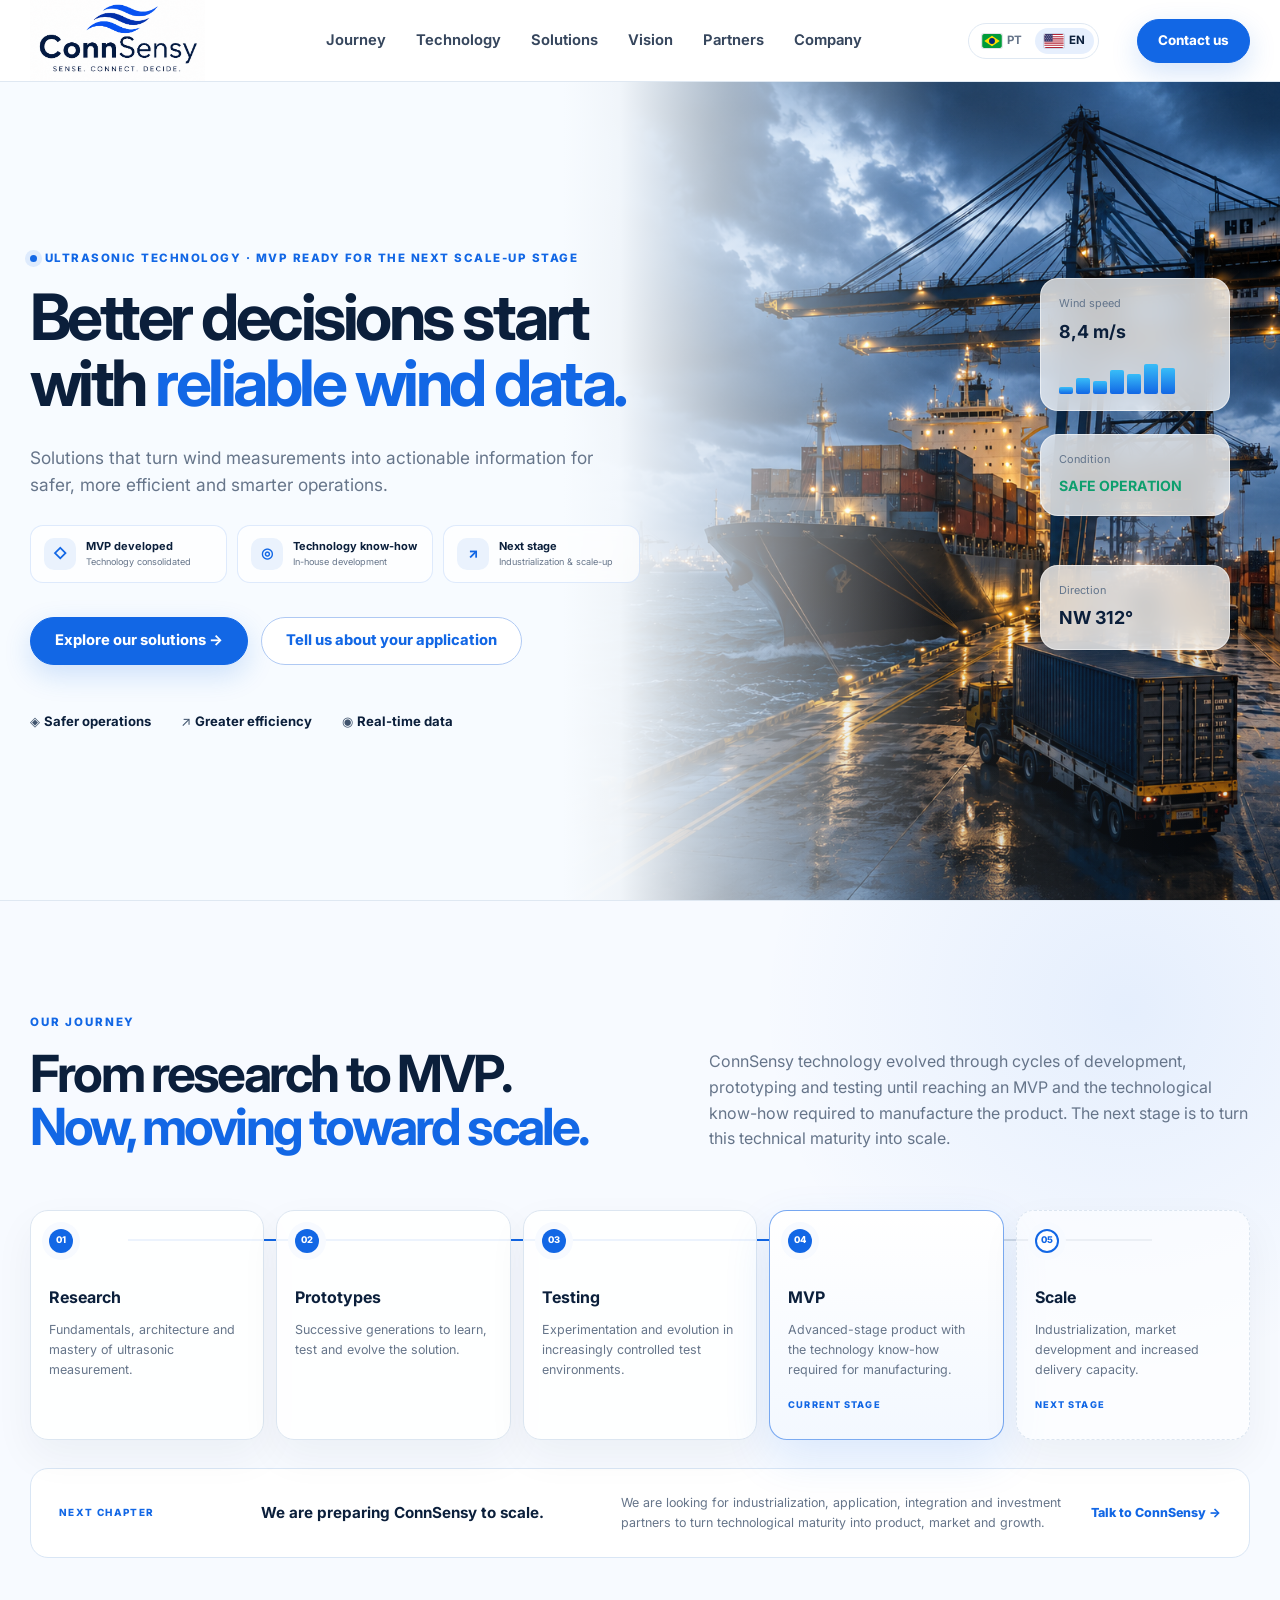
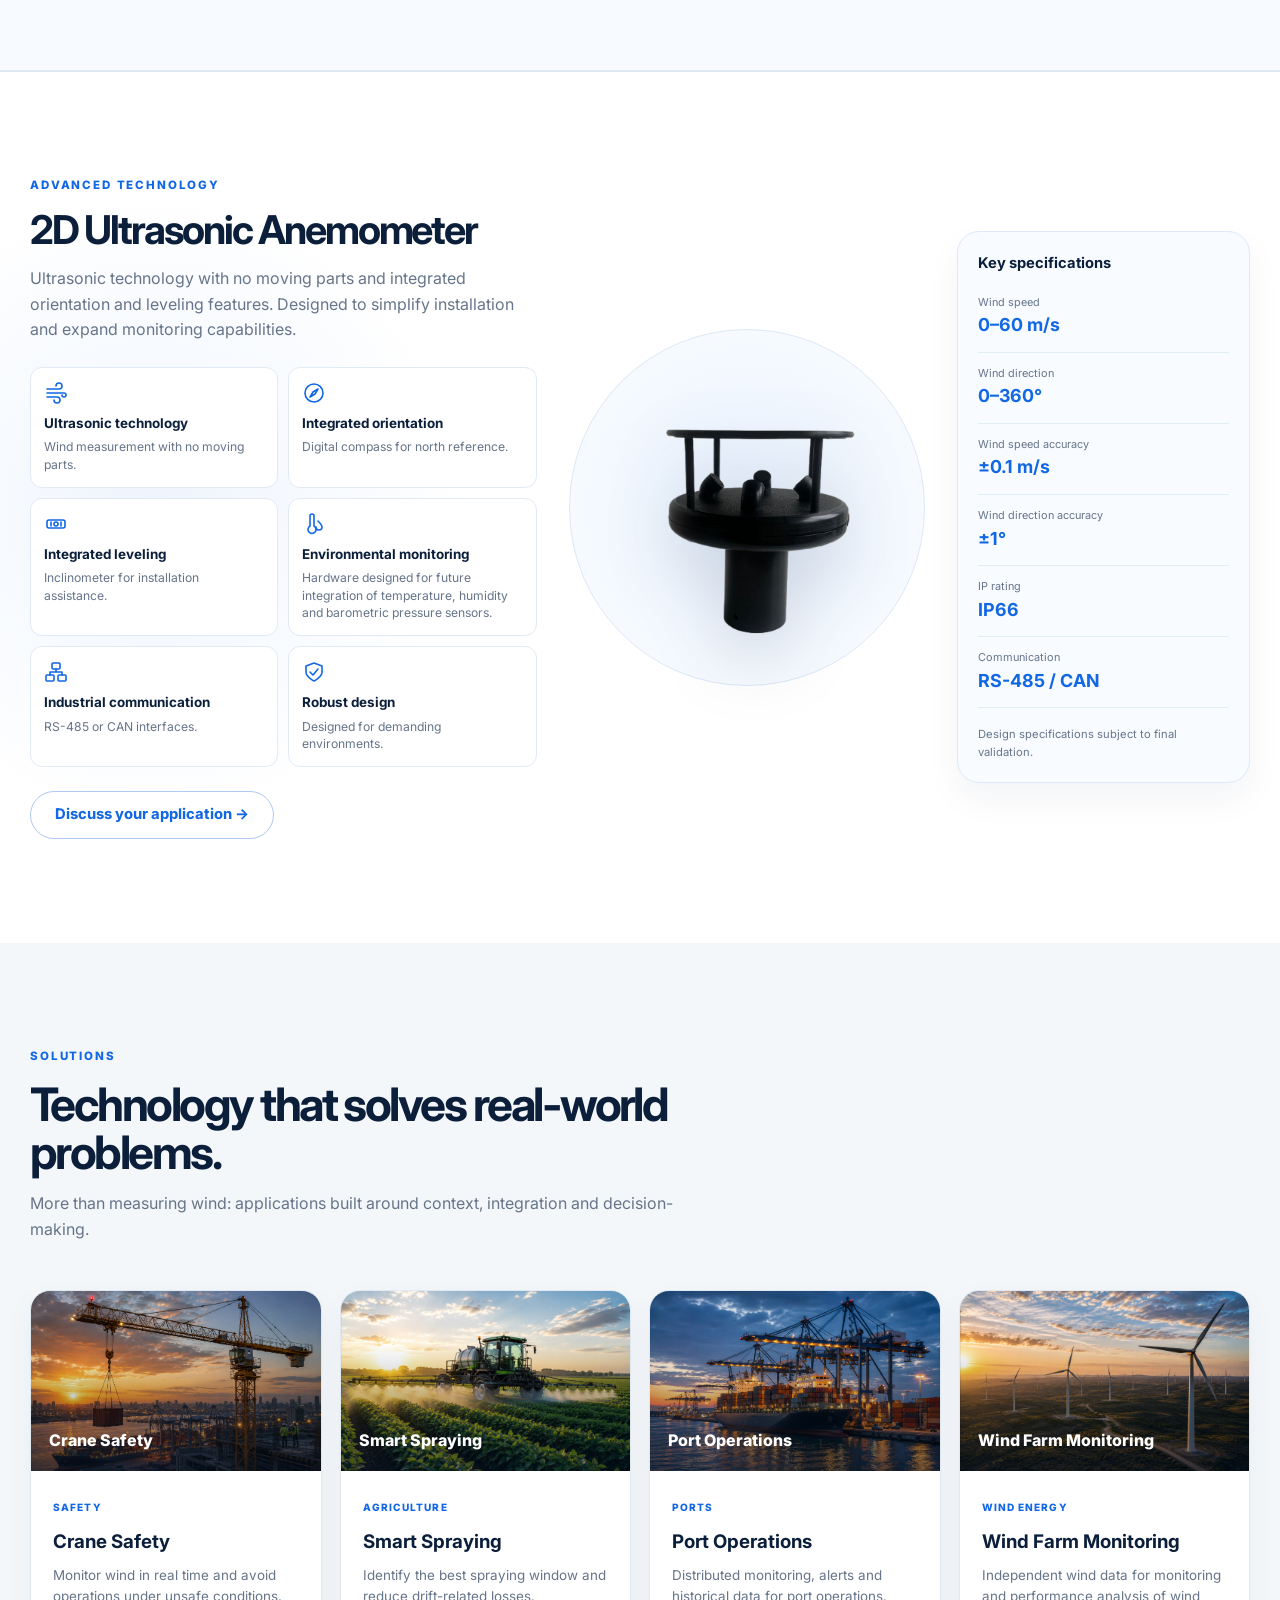
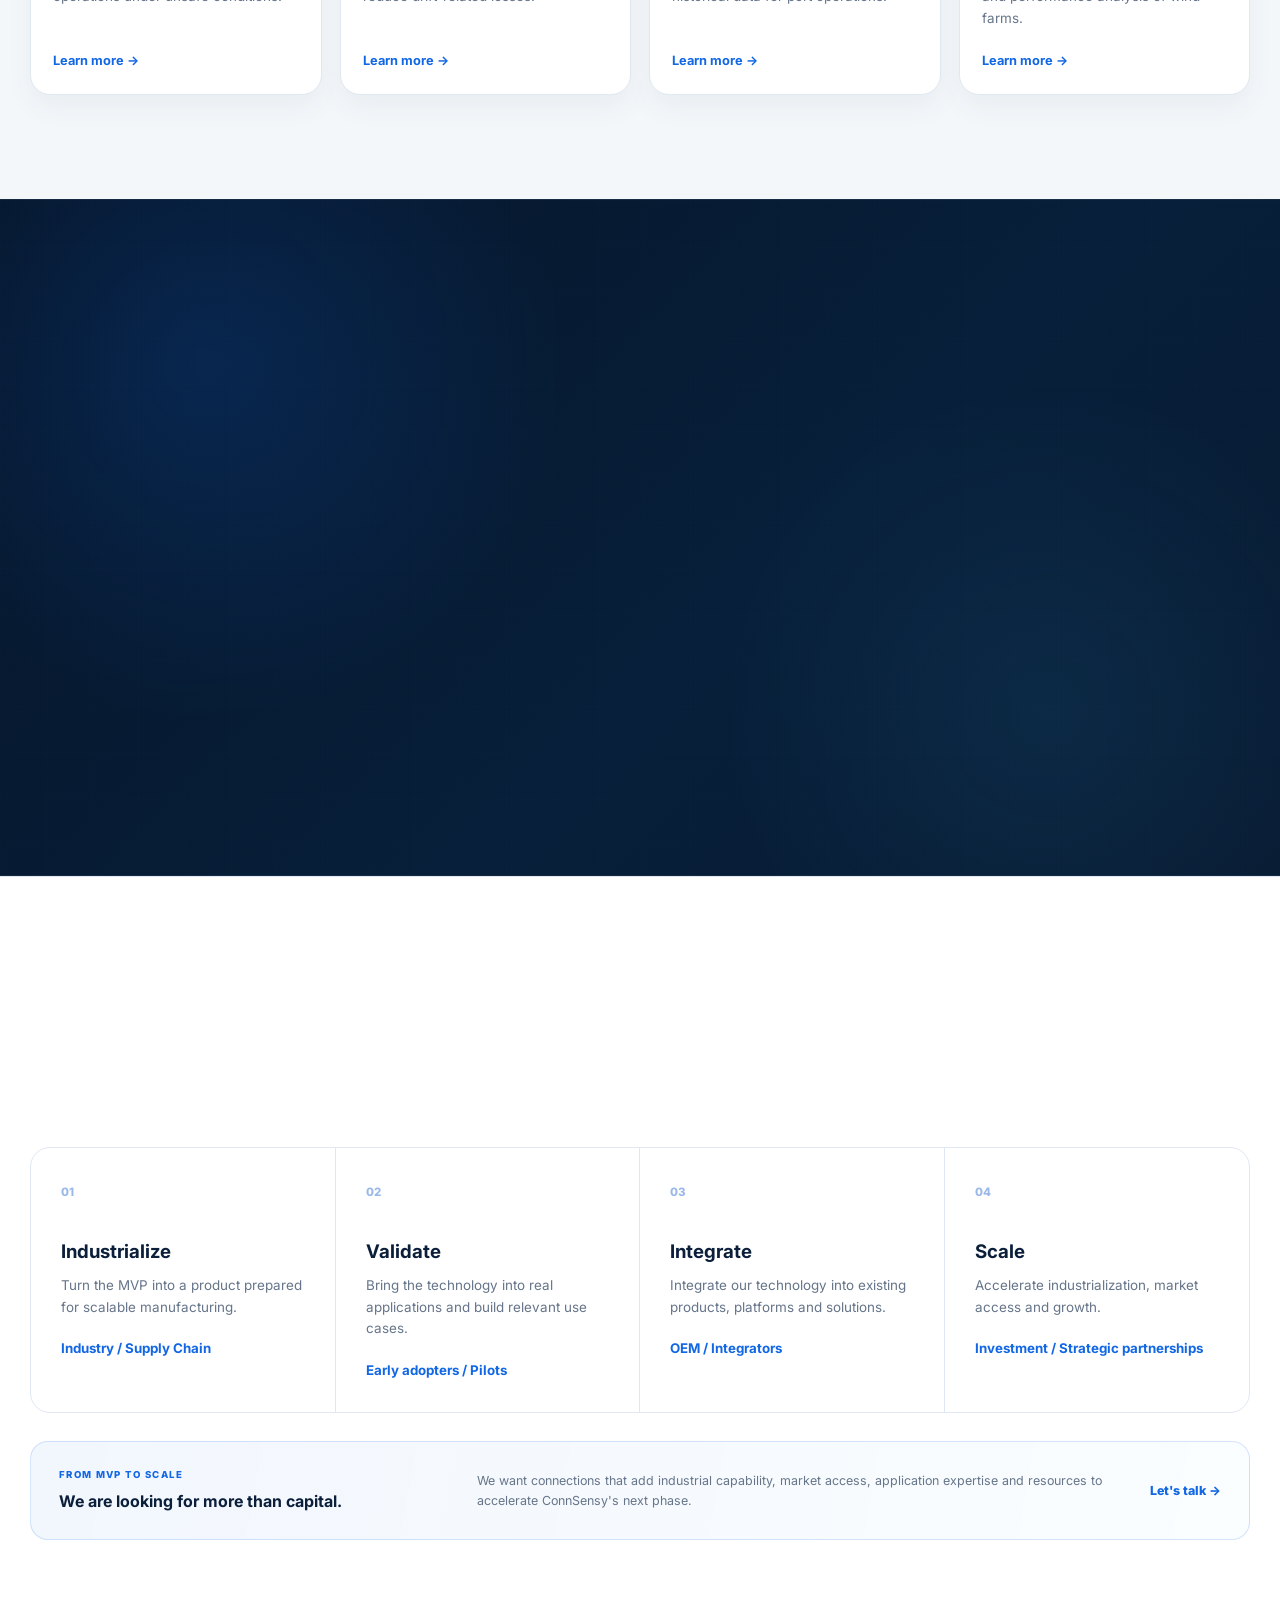
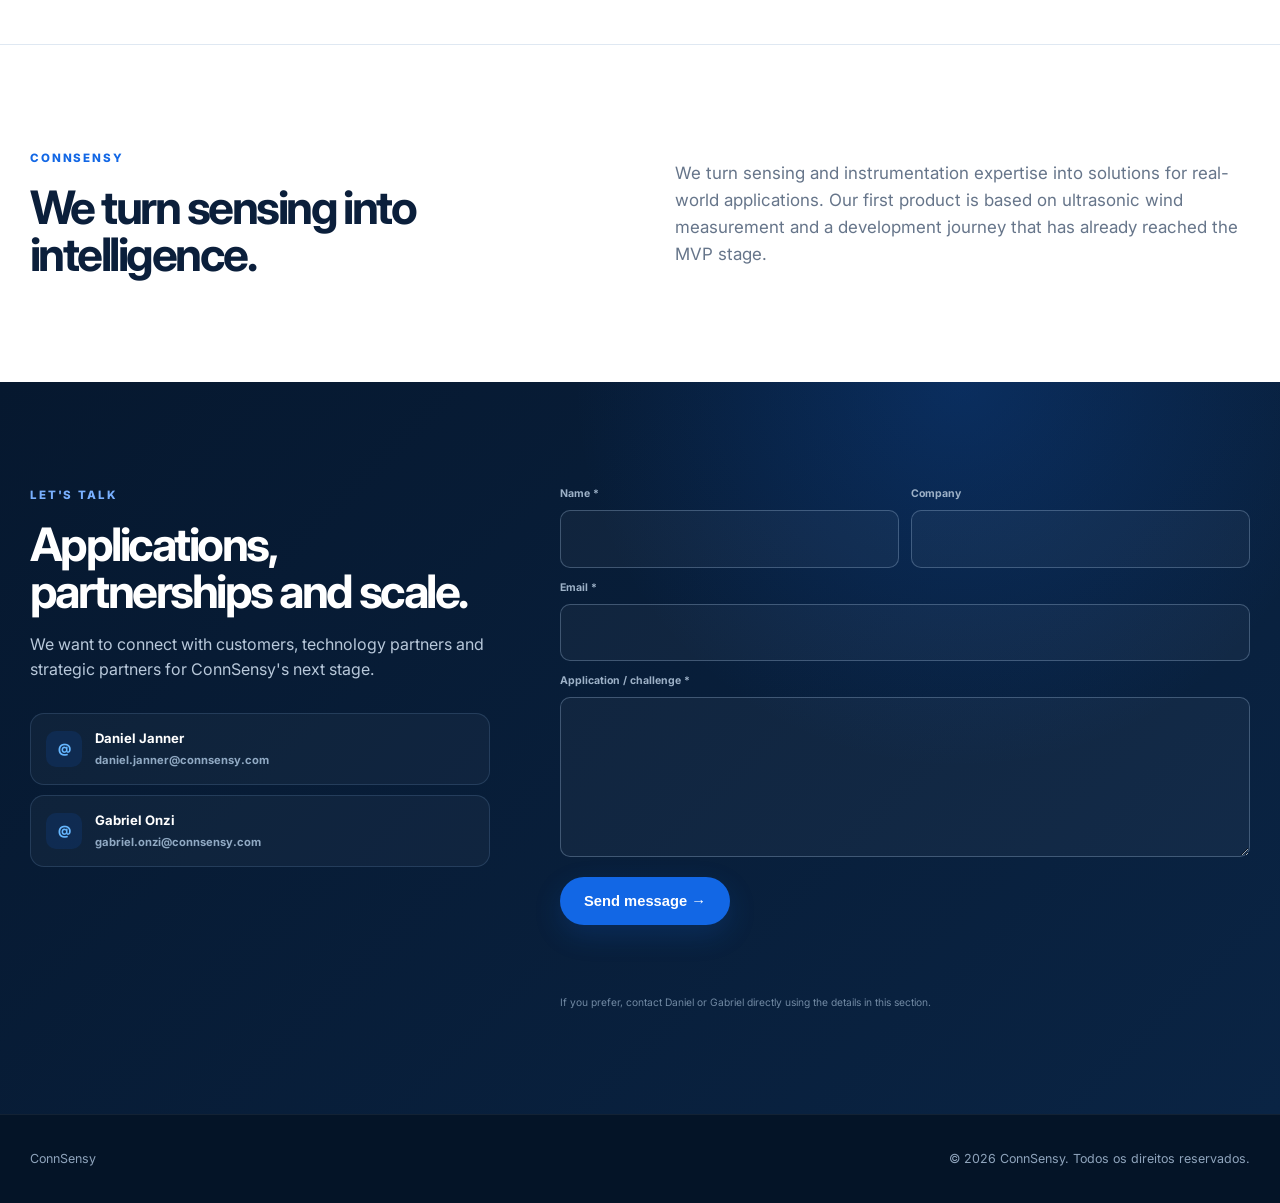
<file: index.html>
<!DOCTYPE html>
<html lang="pt-BR">
<head>
  <meta charset="UTF-8">
  <meta name="viewport" content="width=device-width, initial-scale=1.0">
  <meta name="description" content="ConnSensy — inteligência de vento para decisões críticas.">
  <title>ConnSensy — Wind Intelligence</title>
  <link rel="icon" type="image/png" href="imagens/faviconconnsensy.png">
  <link rel="preconnect" href="https://fonts.googleapis.com">
  <link rel="preconnect" href="https://fonts.gstatic.com" crossorigin>
  <link href="https://fonts.googleapis.com/css2?family=Inter:wght@400;500;600;700;800&display=swap" rel="stylesheet">
  <link rel="stylesheet" href="style.css?v=22">

<style id="v16-1-language-flags">
.lang-btn{display:inline-flex;align-items:center;justify-content:center;gap:5px}
.lang-flag{width:20px;height:14px;flex:0 0 20px;display:block;border-radius:2px;box-shadow:0 0 0 1px rgba(11,31,59,.12)}
.mobile-language-switcher .lang-flag{width:24px;height:17px;flex-basis:24px}
</style>
</head>
<body>
<header class="site-header">
  <div class="container nav">
    <a class="brand" href="#home"><img src="imagens/logoconnsensy.png" alt="ConnSensy" class="header-logo"></a>
    <nav class="nav-links">
      <a href="#jornada">Jornada</a>
      <a href="#tecnologia">Tecnologia</a>
      <a href="#solucoes">Soluções</a>
      <a href="#visao">Visão</a>
      <a href="#parceiros">Parceiros</a>
      <a href="#empresa">Empresa</a>
    </nav>
    <div class="language-switcher" role="group" aria-label="Selecionar idioma / Select language">
      <button type="button" class="lang-btn active" data-lang="pt" aria-label="Português do Brasil"><svg class="lang-flag" viewBox="0 0 28 20" aria-hidden="true"><rect width="28" height="20" rx="2" fill="#009B3A"/><path d="M14 2.4 25 10 14 17.6 3 10Z" fill="#FFDF00"/><circle cx="14" cy="10" r="4.2" fill="#002776"/></svg><span>PT</span></button>
      <button type="button" class="lang-btn" data-lang="en" aria-label="English"><svg class="lang-flag" viewBox="0 0 28 20" aria-hidden="true"><defs><clipPath id="usClip"><rect width="28" height="20" rx="2"/></clipPath></defs><g clip-path="url(#usClip)"><rect width="28" height="20" fill="#fff"/><path d="M0 0h28v1.54H0zm0 3.08h28v1.54H0zm0 3.08h28V7.7H0zm0 3.08h28v1.54H0zm0 3.08h28v1.54H0zm0 3.08h28v1.54H0zm0 3.08h28V20H0z" fill="#B22234"/><rect width="12" height="10.77" fill="#3C3B6E"/><g fill="#fff" opacity=".95"><circle cx="2" cy="2" r=".55"/><circle cx="5" cy="2" r=".55"/><circle cx="8" cy="2" r=".55"/><circle cx="11" cy="2" r=".55"/><circle cx="3.5" cy="4.2" r=".55"/><circle cx="6.5" cy="4.2" r=".55"/><circle cx="9.5" cy="4.2" r=".55"/><circle cx="2" cy="6.4" r=".55"/><circle cx="5" cy="6.4" r=".55"/><circle cx="8" cy="6.4" r=".55"/><circle cx="11" cy="6.4" r=".55"/><circle cx="3.5" cy="8.6" r=".55"/><circle cx="6.5" cy="8.6" r=".55"/><circle cx="9.5" cy="8.6" r=".55"/></g></g></svg><span>EN</span></button>
    </div>
    <a class="btn btn-primary btn-small" href="#contato">Fale conosco</a>
    <button class="menu-toggle" aria-label="Abrir menu" aria-expanded="false">☰</button>
  </div>
  <div class="mobile-menu">
    <div class="mobile-language-switcher" role="group" aria-label="Selecionar idioma / Select language">
      <button type="button" class="lang-btn active" data-lang="pt"><svg class="lang-flag" viewBox="0 0 28 20" aria-hidden="true"><rect width="28" height="20" rx="2" fill="#009B3A"/><path d="M14 2.4 25 10 14 17.6 3 10Z" fill="#FFDF00"/><circle cx="14" cy="10" r="4.2" fill="#002776"/></svg><span>Português</span></button>
      <button type="button" class="lang-btn" data-lang="en"><svg class="lang-flag" viewBox="0 0 28 20" aria-hidden="true"><defs><clipPath id="usClip"><rect width="28" height="20" rx="2"/></clipPath></defs><g clip-path="url(#usClip)"><rect width="28" height="20" fill="#fff"/><path d="M0 0h28v1.54H0zm0 3.08h28v1.54H0zm0 3.08h28V7.7H0zm0 3.08h28v1.54H0zm0 3.08h28v1.54H0zm0 3.08h28v1.54H0zm0 3.08h28V20H0z" fill="#B22234"/><rect width="12" height="10.77" fill="#3C3B6E"/><g fill="#fff" opacity=".95"><circle cx="2" cy="2" r=".55"/><circle cx="5" cy="2" r=".55"/><circle cx="8" cy="2" r=".55"/><circle cx="11" cy="2" r=".55"/><circle cx="3.5" cy="4.2" r=".55"/><circle cx="6.5" cy="4.2" r=".55"/><circle cx="9.5" cy="4.2" r=".55"/><circle cx="2" cy="6.4" r=".55"/><circle cx="5" cy="6.4" r=".55"/><circle cx="8" cy="6.4" r=".55"/><circle cx="11" cy="6.4" r=".55"/><circle cx="3.5" cy="8.6" r=".55"/><circle cx="6.5" cy="8.6" r=".55"/><circle cx="9.5" cy="8.6" r=".55"/></g></g></svg><span>English</span></button>
    </div>
    <a href="#jornada">Jornada</a>
    <a href="#tecnologia">Tecnologia</a>
    <a href="#solucoes">Soluções</a>
    <a href="#visao">Visão</a>
    <a href="#parceiros">Parceiros</a>
    <a href="#empresa">Empresa</a>
    <a href="#contato">Fale conosco</a>
  </div>
</header>

<main>
<section class="hero" id="home">
  <div class="hero-scene">
    <div class="hero-photo-layer"></div><div class="hero-overlay"></div>
    <div class="hero-dashboard d1 reveal"><span>Velocidade do vento</span><strong>8,4 m/s</strong><div class="sparkline"><i></i><i></i><i></i><i></i><i></i><i></i><i></i></div></div>
    <div class="hero-dashboard d2 reveal"><span>Condição</span><strong class="safe">OPERAÇÃO SEGURA</strong></div>
    <div class="hero-dashboard d3 reveal"><span>Direção</span><strong>NW 312°</strong></div>
  </div>

  <div class="container hero-grid">
    <div class="hero-copy reveal">
      <span class="eyebrow hero-stage-label">TECNOLOGIA ULTRASSÔNICA · MVP EM FASE DE ESCALA</span>
      <h1>Decisões melhores começam com <span>dados de vento confiáveis.</span></h1>
      <p>Soluções completas que transformam medições de vento em informação acionável para operações mais seguras, eficientes e inteligentes.</p>

      <div class="hero-mvp-status">
        <div class="mvp-item">
          <span class="mvp-icon">◇</span>
          <div><strong>MVP desenvolvido</strong><small>Tecnologia consolidada</small></div>
        </div>
        <div class="mvp-item">
          <span class="mvp-icon">◎</span>
          <div><strong>Domínio tecnológico</strong><small>Desenvolvimento próprio</small></div>
        </div>
        <div class="mvp-item">
          <span class="mvp-icon">↗</span>
          <div><strong>Próxima etapa</strong><small>Industrialização &amp; escala</small></div>
        </div>
      </div>

      <div class="hero-actions">
        <a class="btn btn-primary" href="#solucoes">Explore nossas soluções →</a>
        <a class="btn btn-secondary" href="#contato">Fale sobre sua aplicação</a>
      </div>
      <div class="hero-benefits">
        <span>◈ <strong>Mais segurança</strong></span>
        <span>↗ <strong>Mais eficiência</strong></span>
        <span>◉ <strong>Dados em tempo real</strong></span>
      </div>
    </div>
  </div>
</section>

<section class="journey" id="jornada">
  <div class="container">
    <div class="journey-head reveal">
      <div>
        <span class="eyebrow">NOSSA JORNADA</span>
        <h2>Da pesquisa ao MVP.<br><span>Agora, rumo à escala.</span></h2>
      </div>
      <p>
        A tecnologia ConnSensy evoluiu por ciclos de desenvolvimento, prototipagem
        e ensaios até alcançar um MVP e o domínio tecnológico necessário para
        fabricar o produto. A próxima etapa é transformar essa maturidade técnica
        em escala.
      </p>
    </div>

    <div class="journey-track reveal">
      <article class="journey-step done">
        <span>01</span><strong>Pesquisa</strong>
        <p>Fundamentos, arquitetura e domínio da medição ultrassônica.</p>
      </article>
      <article class="journey-step done">
        <span>02</span><strong>Protótipos</strong>
        <p>Gerações sucessivas para aprender, testar e evoluir a solução.</p>
      </article>
      <article class="journey-step done">
        <span>03</span><strong>Ensaios</strong>
        <p>Experimentação e evolução em ambientes de teste cada vez mais controlados.</p>
      </article>
      <article class="journey-step current">
        <span>04</span><strong>MVP</strong>
        <p>Produto em estágio avançado, com tecnologia dominada para fabricação.</p>
        <small>ESTÁGIO ATUAL</small>
      </article>
      <article class="journey-step next">
        <span>05</span><strong>Escala</strong>
        <p>Industrialização, mercado e crescimento da capacidade de entrega.</p>
        <small>PRÓXIMA ETAPA</small>
      </article>
    </div>

    <div class="scale-callout reveal">
      <span>PRÓXIMO CAPÍTULO</span>
      <strong>Estamos preparando a ConnSensy para escalar.</strong>
      <p>Buscamos parceiros de industrialização, aplicação, integração e investimento para transformar maturidade tecnológica em produto, mercado e crescimento.</p>
      <a href="#contato">Converse com a ConnSensy →</a>
    </div>
  </div>
</section>

<section class="technology" id="tecnologia"><div class="container tech-grid"><div class="tech-copy reveal"><span class="eyebrow">TECNOLOGIA DE PONTA</span><h2>Anemômetro Ultrassônico 2D</h2><p>Tecnologia ultrassônica sem partes móveis, com recursos integrados de orientação e nivelamento. Desenvolvido para simplificar a instalação e ampliar as possibilidades de monitoramento.</p><div class="feature-grid"><div><svg viewBox="0 0 24 24" fill="none" stroke="currentColor" stroke-width="1.6" stroke-linecap="round" stroke-linejoin="round" aria-hidden="true"><path d="M3 8h12a3 3 0 1 0-3-3M3 12h17a2 2 0 1 1-2 2M3 16h10a3 3 0 1 1-3 3"/></svg><strong>Tecnologia ultrassônica</strong><span>Medição de vento sem partes móveis.</span></div><div><svg viewBox="0 0 24 24" fill="none" stroke="currentColor" stroke-width="1.6" stroke-linecap="round" stroke-linejoin="round" aria-hidden="true"><circle cx="12" cy="12" r="9"/><path d="m16 8-3 5-5 3 3-5z"/></svg><strong>Orientação integrada</strong><span>Bússola digital para referência de norte.</span></div><div><svg viewBox="0 0 24 24" fill="none" stroke="currentColor" stroke-width="1.6" stroke-linecap="round" stroke-linejoin="round" aria-hidden="true"><rect x="3" y="8" width="18" height="8" rx="2"/><circle cx="12" cy="12" r="2"/><path d="M7 10v4m10-4v4"/></svg><strong>Nivelamento integrado</strong><span>Inclinômetro para auxiliar a instalação.</span></div><div><svg viewBox="0 0 24 24" fill="none" stroke="currentColor" stroke-width="1.6" stroke-linecap="round" stroke-linejoin="round" aria-hidden="true"><path d="M8 4v10a4 4 0 1 0 4 0V4a2 2 0 0 0-4 0zM16 9c0 0 4 4 4 6a3 3 0 0 1-6 0"/></svg><strong>Monitoramento ambiental</strong><span>Hardware preparado para futura integração de sensores de temperatura, umidade e pressão barométrica.</span></div><div><svg viewBox="0 0 24 24" fill="none" stroke="currentColor" stroke-width="1.6" stroke-linecap="round" stroke-linejoin="round" aria-hidden="true"><rect x="8" y="3" width="8" height="6" rx="1"/><rect x="2" y="15" width="8" height="6" rx="1"/><rect x="14" y="15" width="8" height="6" rx="1"/><path d="M12 9v3H6v3m6-3h6v3"/></svg><strong>Comunicação industrial</strong><span>Interfaces RS-485 ou CAN.</span></div><div><svg viewBox="0 0 24 24" fill="none" stroke="currentColor" stroke-width="1.6" stroke-linecap="round" stroke-linejoin="round" aria-hidden="true"><path d="m12 3 8 3v6c0 5-8 9-8 9s-8-4-8-9V6zM8 12l3 3 5-6"/></svg><strong>Robustez</strong><span>Projetado para ambientes exigentes.</span></div></div><a class="btn btn-secondary" href="#contato">Converse sobre sua aplicação →</a></div><div class="tech-visual reveal"><div class="tech-orbit"></div><img class="tech-product-image" src="imagens/anemometro.png" alt="ConnSensy"></div><aside class="spec-card reveal"><h3>Principais características</h3><div><span>Velocidade do vento</span><strong>0–60 m/s</strong></div><div><span>Direção do vento</span><strong>0–360°</strong></div><div><span>Exatidão da velocidade</span><strong>±0,1 m/s</strong></div><div><span>Exatidão da direção</span><strong>±1°</strong></div><div><span>Grau de proteção</span><strong>IP66</strong></div><div><span>Comunicação</span><strong>RS-485 / CAN</strong></div><small>Especificações de projeto sujeitas à validação final.</small></aside></div></section>

<section class="solutions" id="solucoes">
  <div class="container">
    <div class="section-heading reveal"><span class="eyebrow">SOLUÇÕES</span><h2>Tecnologia que resolve problemas reais.</h2><p>Mais do que medir vento: aplicações construídas a partir de contexto, integração e decisão.</p></div>
    <div class="solution-grid">
      <article class="solution-card reveal"><div class="solution-visual crane"><span>Crane Safety</span></div><div class="solution-content"><span class="solution-tag">SEGURANÇA</span><h3>Crane Safety</h3><p>Monitore o vento em tempo real e evite operações em condições inseguras.</p><a href="#">Saiba mais →</a></div></article>
      <article class="solution-card reveal"><div class="solution-visual spray"><span>Smart Spraying</span></div><div class="solution-content"><span class="solution-tag">AGRO</span><h3>Smart Spraying</h3><p>Identifique a melhor janela de pulverização e reduza perdas por deriva.</p><a href="#">Saiba mais →</a></div></article>
      <article class="solution-card reveal"><div class="solution-visual port"><span>Port Operations</span></div><div class="solution-content"><span class="solution-tag">PORTOS</span><h3>Port Operations</h3><p>Monitoramento distribuído, alertas e histórico para operações portuárias.</p><a href="#">Saiba mais →</a></div></article>
      <article class="solution-card reveal"><div class="solution-visual windfarm"><span>Wind Farm Monitoring</span></div><div class="solution-content"><span class="solution-tag">ENERGIA EÓLICA</span><h3>Wind Farm Monitoring</h3><p>Dados independentes de vento para monitoramento e análise de desempenho de parques eólicos.</p><a href="#">Saiba mais →</a></div></article>
    </div>
  </div>
</section>

<section class="future-vision" id="visao">
  <div class="container future-grid">
    <div class="future-copy reveal">
      <span class="eyebrow light">VISÃO DE FUTURO</span>
      <h2>Da medição à<br><span>inteligência.</span></h2>
      <p>
        O anemômetro é o ponto de partida. A tecnologia ConnSensy abre caminho para
        uma evolução além da medição, conectando dados, contexto e inteligência
        para apoiar decisões operacionais.
      </p>

      <div class="future-note">
        <strong>Possíveis evoluções</strong>
        <span>Monitoramento remoto · Alarmes · Histórico · Mapas de vento · Analytics</span>
      </div>
    </div>

    <div class="future-flow reveal" aria-label="Visão de evolução da ConnSensy">
      <article class="future-stage">
        <span class="future-number">01</span>
        <div class="future-icon">◉</div>
        <small>SENSE</small>
        <strong>Anemômetro</strong>
        <p>Medição confiável do vento.</p>
      </article>

      <div class="future-arrow">→</div>

      <article class="future-stage">
        <span class="future-number">02</span>
        <div class="future-icon">⌁</div>
        <small>CONNECT</small>
        <strong>Integração</strong>
        <p>Dados disponíveis para a aplicação.</p>
      </article>

      <div class="future-arrow">→</div>

      <article class="future-stage future-stage-vision">
        <span class="future-number">03</span>
        <div class="future-icon">◇</div>
        <small>UNDERSTAND</small>
        <strong>Dados & contexto</strong>
        <p>Combinação de informação e histórico.</p>
      </article>

      <div class="future-arrow">→</div>

      <article class="future-stage future-stage-vision">
        <span class="future-number">04</span>
        <div class="future-icon">✓</div>
        <small>DECIDE</small>
        <strong>Decisão</strong>
        <p>Inteligência aplicada à operação.</p>
      </article>
    </div>
  </div>
</section>

<section class="business partners-stage" id="parceiros">
  <div class="container">
    <div class="section-head reveal">
      <div>
        <span class="eyebrow">CRESCER JUNTOS</span>
        <h2>Tecnologia pronta para<br><span>encontrar escala e mercado.</span></h2>
      </div>
      <p>
        Com o MVP em estágio avançado e o domínio tecnológico consolidado,
        buscamos construir o ecossistema necessário para a próxima etapa:
        industrialização, validação em aplicações reais, integração e escala.
      </p>
    </div>

    <div class="business-grid partner-grid">
      <article class="business-card partner-card reveal">
        <span>01</span>
        <h3>Industrialize</h3>
        <p>Transformar o MVP em um produto preparado para fabricação em escala.</p>
        <small>Indústria / Supply Chain</small>
      </article>

      <article class="business-card partner-card reveal">
        <span>02</span>
        <h3>Validate</h3>
        <p>Levar a tecnologia para aplicações reais e construir casos de uso relevantes.</p>
        <small>Early adopters / Pilotos</small>
      </article>

      <article class="business-card partner-card reveal">
        <span>03</span>
        <h3>Integrate</h3>
        <p>Incorporar nossa tecnologia a produtos, plataformas e soluções existentes.</p>
        <small>OEM / Integradores</small>
      </article>

      <article class="business-card partner-card reveal">
        <span>04</span>
        <h3>Scale</h3>
        <p>Acelerar industrialização, acesso ao mercado e crescimento.</p>
        <small>Investimento / Parcerias estratégicas</small>
      </article>
    </div>

    <div class="partner-bridge reveal">
      <div>
        <span>DO MVP À ESCALA</span>
        <strong>Procuramos mais do que capital.</strong>
      </div>
      <p>
        Queremos conexões que agreguem capacidade industrial, acesso a mercado,
        conhecimento de aplicação e recursos para acelerar a próxima fase da ConnSensy.
      </p>
      <a href="#contato">Vamos conversar →</a>
    </div>
  </div>
</section>

<section class="company" id="empresa">
  <div class="container company-grid">
    <div class="reveal"><span class="eyebrow">CONNSENSY</span><h2>We turn sensing into intelligence.</h2></div>
    <p class="reveal">Transformamos conhecimento em sensoriamento e instrumentação em soluções para aplicações reais. Nosso primeiro produto nasce da medição ultrassônica de vento e de uma trajetória que já alcançou o estágio de MVP.</p>
  </div>
</section>


<section class="contact" id="contato">
  <div class="container contact-grid">
    <div class="contact-copy reveal">
      <span class="eyebrow light">VAMOS CONVERSAR?</span>
      <h2>Aplicações, parcerias e escala.</h2>
      <p>
        Queremos conversar com clientes, parceiros tecnológicos e conexões
        estratégicas para a próxima etapa da ConnSensy.
      </p>

      <div class="contact-people">
        <a class="contact-person" href="mailto:daniel.janner@connsensy.com">
          <span class="contact-person-icon">@</span>
          <span>
            <strong>Daniel Janner</strong>
            <small>daniel.janner@connsensy.com</small>
          </span>
        </a>

        <a class="contact-person" href="mailto:gabriel.onzi@connsensy.com">
          <span class="contact-person-icon">@</span>
          <span>
            <strong>Gabriel Onzi</strong>
            <small>gabriel.onzi@connsensy.com</small>
          </span>
        </a>
      </div>
    </div>

    <form class="contact-form reveal" id="contact-form" novalidate>
      <div class="form-row">
        <label>
          <span>Nome *</span>
          <input type="text" name="nome" autocomplete="name" required>
        </label>
        <label>
          <span>Empresa</span>
          <input type="text" name="empresa" autocomplete="organization">
        </label>
      </div>

      <label>
        <span>E-mail *</span>
        <input type="email" name="email" autocomplete="email" required>
      </label>

      <label>
        <span>Aplicação / desafio *</span>
        <textarea name="mensagem" rows="5" required></textarea>
      </label>

      <!-- Honeypot anti-spam: visitantes normais não veem/preenchem este campo -->
      <div class="hp-field" aria-hidden="true">
        <label>Website
          <input type="text" name="website" tabindex="-1" autocomplete="off">
        </label>
      </div>

      <input type="hidden" name="origem" value="Site ConnSensy">

      <button type="submit" class="btn btn-primary contact-submit">
        <span class="submit-label">Enviar mensagem →</span>
        <span class="submit-loading">Enviando...</span>
      </button>

      <div class="form-status" id="form-status" role="status" aria-live="polite"></div>

      <p class="form-fallback">
        Se preferir, fale diretamente com Daniel ou Gabriel pelos contatos desta seção.
      </p>
    </form>
  </div>
</section>




















</main>

<footer><div class="container footer-row"><span>ConnSensy</span><span>© 2026 ConnSensy. Todos os direitos reservados.</span></div></footer>
<script src="main.js?v=22"></script>
</body>
</html>
</file>
<file: style.css>
:root {
    --navy:#0B1F3B;
    --blue:#1267E5;
    --cyan:#38BDF8;
    --text:#15243B;
    --muted:#66758A;
    --line:#DFE8F2;
    --soft:#F4F7FA;
    --white:#fff;
    --header-h:82px
}

* {
    box-sizing:border-box;
    margin:0;
    padding:0
}

html {
    scroll-behavior:smooth
}

body {
    font-family:"Inter",Arial,sans-serif;
    color:var(--text);
    background:#fff;
    line-height:1.6
}

img {
    max-width:100%
}

a {
    text-decoration:none;
    color:inherit
}

.container {
    width:min(1220px,calc(100% - 40px));
    margin:auto
}

.site-header {
    position:sticky;
    top:0;
    z-index:100;
    height:var(--header-h);
    background:rgba(255,255,255,.94);
    backdrop-filter:blur(16px);
    border-bottom:1px solid var(--line)
}

.nav {
    height:100%;
    display:flex;
    align-items:center;
    gap:28px
}

.brand {
    display:inline-flex;
    align-items:center;
    min-width:190px
}

.header-logo {
    display:block;
    width:175px;
    height:auto
}

.nav-links {
    margin-left:auto;
    display:flex;
    gap:30px;
    font-size:.92rem;
    font-weight:650
}

.nav-links a {
    color:#36465D
}

.nav-links a:hover {
    color:var(--blue)
}

.btn {
    display:inline-flex;
    align-items:center;
    justify-content:center;
    min-height:48px;
    padding:0 24px;
    border-radius:999px;
    font-weight:750;
    font-size:.92rem;
    transition:.22s;
    cursor:pointer
}

.btn-primary {
    background:var(--blue);
    color:#fff;
    border:1px solid var(--blue);
    box-shadow:0 10px 28px rgba(18,103,229,.18)
}

.btn-primary:hover {
    transform:translateY(-2px)
}

.btn-secondary {
    border:1px solid #AFC9F3;
    color:var(--blue);
    background:rgba(255,255,255,.9)
}

.btn-small {
    min-height:44px;
    padding:0 20px;
    font-size:.84rem
}

.menu-toggle {
    display:none;
    margin-left:auto;
    background:transparent;
    border:0;
    font-size:1.45rem;
    color:var(--navy)
}

.mobile-menu {
    display:none
}

section {
    scroll-margin-top:var(--header-h)
}

.eyebrow {
    display:block;
    margin-bottom:16px;
    color:var(--blue);
    letter-spacing:.16em;
    font-size:.72rem;
    font-weight:800
}

.hero {
    min-height:calc(100vh - var(--header-h));
    position:relative;
    overflow:hidden;
    background:#F7FBFF
}

.hero-grid {
    min-height:calc(100vh - var(--header-h));
    display:grid;
    grid-template-columns:1fr 1fr;
    align-items:center;
    position:relative;
    z-index:3
}

.hero-copy {
    max-width:630px;
    padding:70px 0 76px
}

.hero h1,.section-heading h2,.tech-copy h2,.company h2,.contact h2 {
    color:var(--navy);
    letter-spacing:-.055em;
    line-height:1.03
}

.hero h1 {
    font-size:clamp(2.65rem,5vw,5.2rem)
}

.hero h1 span {
    color:var(--blue)
}

.hero-copy>p {
    max-width:600px;
    margin-top:28px;
    color:var(--muted);
    font-size:1.08rem
}

.hero-actions {
    display:flex;
    flex-wrap:wrap;
    gap:13px;
    margin-top:34px
}

.hero-benefits {
    display:flex;
    gap:30px;
    flex-wrap:wrap;
    margin-top:46px;
    color:#3F536D;
    font-size:.82rem
}

.hero-benefits strong {
    color:var(--navy)
}

.hero-scene {
    position:absolute;
    z-index:1;
    top:0;
    bottom:0;
    right:0;
    width:56%;
    overflow:hidden;
    background:#91bce5
}

.hero-photo-layer {
    position:absolute;
    inset:0;
    background:linear-gradient(to top,rgba(8,31,59,.16),transparent 42%),url("imagens/hero-operacao-portuaria.png") center/cover no-repeat
}

.hero-overlay {
    position:absolute;
    inset:0;
    background:linear-gradient(90deg,#F7FBFF 0%,rgba(247,251,255,.97) 8%,rgba(247,251,255,.66) 23%,rgba(247,251,255,.08) 53%,rgba(247,251,255,0) 100%)
}

.hero-dashboard {
    position:absolute;
    z-index:4;
    width:190px;
    padding:16px 18px;
    border:1px solid rgba(255,255,255,.5);
    border-radius:18px;
    background:rgba(255,255,255,.74);
    backdrop-filter:blur(14px);
    box-shadow:0 16px 38px rgba(9,32,62,.13)
}

.hero-dashboard span {
    display:block;
    color:#63758C;
    font-size:.68rem;
    margin-bottom:5px
}

.hero-dashboard strong {
    color:var(--navy);
    font-size:1.12rem
}

.hero-dashboard .safe {
    color:#0E9F6E;
    font-size:.88rem
}

.d1 {
    top:24%;
    right:7%
}

.d2 {
    top:43%;
    right:7%
}

.d3 {
    top:59%;
    right:7%
}

.sparkline {
    display:flex;
    align-items:end;
    height:38px;
    gap:3px;
    margin-top:10px
}

.sparkline i {
    display:block;
    width:14px;
    border-radius:2px;
    background:linear-gradient(var(--cyan),var(--blue))
}

.sparkline i:nth-child(1) {
    height:20%
}

.sparkline i:nth-child(2) {
    height:42%
}

.sparkline i:nth-child(3) {
    height:34%
}

.sparkline i:nth-child(4) {
    height:65%
}

.sparkline i:nth-child(5) {
    height:53%
}

.sparkline i:nth-child(6) {
    height:81%
}

.sparkline i:nth-child(7) {
    height:70%
}

.technology,.solutions,.business,.applications,.company,.contact {
    padding:104px 0
}

.technology {
    background:radial-gradient(circle at 12% 50%,rgba(18,103,229,.07),transparent 26%),#fff;
    border-top:1px solid var(--line)
}

.tech-grid {
    display:grid;
    grid-template-columns:.85fr 1.2fr .55fr;
    gap:54px;
    align-items:center
}

.tech-visual {
    min-height:450px;
    display:grid;
    place-items:center;
    position:relative
}

.tech-orbit {
    position:absolute;
    width:390px;
    height:390px;
    border:1px solid #DCE8F7;
    border-radius:50%
}

.tech-product-image {
    position:relative;
    z-index:2;
    width:100%;
    max-width:360px;
    max-height:470px;
    object-fit:contain;
    filter:drop-shadow(0 24px 35px rgba(11,31,59,.16))
}

.product-placeholder {
    display:none;
    place-items:center;
    gap:18px;
    color:var(--muted);
    font-size:.75rem
}

.placeholder-device {
    width:220px;
    height:350px;
    position:relative
}

.ph-top {
    width:185px;
    height:30px;
    border-radius:50%;
    background:#DFE5EC;
    margin:auto
}

.ph-rods {
    position:absolute;
    top:28px;
    left:32px;
    width:155px;
    height:125px
}

.ph-rods i {
    position:absolute;
    width:6px;
    height:125px;
    background:#ADB8C5
}

.ph-rods i:nth-child(1) {
    left:0
}

.ph-rods i:nth-child(2) {
    left:49px
}

.ph-rods i:nth-child(3) {
    left:98px
}

.ph-rods i:nth-child(4) {
    right:0
}

.ph-body {
    position:absolute;
    top:148px;
    left:21px;
    width:178px;
    height:185px;
    border-radius:34px 34px 24px 24px;
    background:linear-gradient(#E9EEF3,#D6DEE6);
    box-shadow:0 22px 35px rgba(11,31,59,.16);
    display:grid;
    place-items:center;
    color:#60738C;
    font-weight:700
}

.tech-copy h2,.section-heading h2,.company h2,.contact h2 {
    font-size:clamp(2rem,3.6vw,3.55rem)
}

.tech-copy>p,.section-heading p {
    margin-top:15px;
    color:var(--muted);
    max-width:650px
}

.feature-grid {
    display:grid;
    grid-template-columns:1fr 1fr;
    gap:18px 26px;
    margin:34px 0
}

.feature-grid div {
    display:grid;
    padding-left:14px;
    border-left:2px solid #B9D2FF
}

.feature-grid strong {
    font-size:.84rem;
    color:var(--navy)
}

.feature-grid span {
    font-size:.76rem;
    color:var(--muted)
}

.spec-card {
    border:1px solid #DDEAF8;
    border-radius:22px;
    background:#F8FBFF;
    padding:26px;
    box-shadow:0 16px 34px rgba(18,48,81,.05)
}

.spec-card div {
    display:grid;
    padding:14px 0;
    border-bottom:1px solid #E3EDF6
}

.spec-card span {
    font-size:.68rem;
    color:var(--muted)
}

.spec-card strong {
    font-size:.91rem;
    color:var(--blue)
}

.spec-card small {
    display:block;
    margin-top:18px;
    color:#8493A7;
    font-size:.63rem
}

.process {
    background:#fff;
    border-top:1px solid var(--line);
    border-bottom:1px solid var(--line)
}

.section-heading {
    max-width:740px;
    margin-bottom:48px
}

.section-heading.centered {
    text-align:center;
    margin-left:auto;
    margin-right:auto
}

.process-grid {
    display:grid;
    grid-template-columns:1fr auto 1fr auto 1fr auto 1fr;
    align-items:center;
    gap:24px
}

.process-step {
    text-align:center
}

.step-icon {
    width:58px;
    height:58px;
    margin:0 auto 16px;
    border:1px solid #BAD2FF;
    border-radius:18px;
    display:grid;
    place-items:center;
    color:var(--blue);
    font-size:1.6rem;
    background:#F7FBFF
}

.process-step h3 {
    color:var(--navy);
    margin-bottom:4px
}

.process-step p {
    color:var(--muted);
    font-size:.82rem
}

.process-arrow {
    color:#9FB4CF
}

.solutions {
    background:var(--soft)
}

.solution-grid {
    display:grid;
    grid-template-columns:repeat(4,1fr);
    gap:18px
}

.solution-card {
    overflow:hidden;
    background:#fff;
    border:1px solid #E0E8F1;
    border-radius:20px;
    box-shadow:0 12px 28px rgba(20,50,85,.05);
    transition:.25s
}

.solution-card:hover {
    transform:translateY(-6px)
}

.solution-visual {
    height:180px;
    position:relative;
    display:flex;
    align-items:end;
    padding:18px;
    color:white;
    font-weight:800
}

.solution-visual::after {
    content:"";
    position:absolute;
    inset:0;
    background:linear-gradient(180deg,transparent 30%,rgba(3,18,38,.54))
}

.solution-visual span {
    position:relative;
    z-index:2
}

.crane {
    background:url("imagens/cranesafety.png") center/cover
}

.spray {
    background:url("imagens/smartspraying.png") center/cover
}

.port {
    background:url("imagens/portoperations.png") center/cover
}

.windfarm {
    background:url("imagens/windfarmmonitoring.png") center/cover
}

.solution-content {
    padding:22px
}

.solution-tag {
    color:var(--blue);
    font-size:.63rem;
    font-weight:800;
    letter-spacing:.11em
}

.solution-content h3 {
    margin:8px 0;
    color:var(--navy)
}

.solution-content p {
    min-height:72px;
    color:var(--muted);
    font-size:.84rem
}

.solution-content a {
    display:inline-block;
    margin-top:14px;
    color:var(--blue);
    font-weight:700;
    font-size:.8rem
}

.business {
    background:#fff;
    border-top:1px solid var(--line)
}

.business-grid {
    display:grid;
    grid-template-columns:repeat(4,1fr);
    border:1px solid var(--line);
    border-radius:20px;
    overflow:hidden
}

.business-card {
    padding:30px;
    min-height:225px;
    border-right:1px solid var(--line)
}

.business-card:last-child {
    border-right:0
}

.business-card>span {
    color:#9CB8DF;
    font-size:.72rem;
    font-weight:800
}

.business-card h3 {
    margin:34px 0 8px;
    color:var(--navy)
}

.business-card p {
    color:var(--muted);
    font-size:.84rem
}

.business-card small {
    display:inline-block;
    margin-top:20px;
    color:var(--blue);
    font-weight:700
}

.applications {
    background:var(--soft)
}

.application-row {
    display:flex;
    gap:12px;
    flex-wrap:wrap;
    justify-content:center
}

.application-row span {
    padding:14px 18px;
    border:1px solid #DCE6F0;
    border-radius:999px;
    background:#fff;
    color:#3D4B5F;
    font-size:.84rem
}

.company {
    border-top:1px solid var(--line)
}

.company-grid {
    display:grid;
    grid-template-columns:1fr 1fr;
    gap:70px;
    align-items:center
}

.company p {
    color:var(--muted);
    font-size:1.06rem
}

.contact {
    color:white;
    background:radial-gradient(circle at 75% 0%,rgba(18,103,229,.22),transparent 32%),linear-gradient(135deg,#06182F,#0A2444)
}

.contact-grid {
    display:grid;
    grid-template-columns:.8fr 1.2fr;
    gap:70px
}

.contact h2 {
    color:#fff
}

.contact-copy p {
    margin:16px 0 28px;
    color:#B8C8DA
}

.contact-copy a {
    color:#fff;
    font-weight:700
}

.eyebrow.light {
    color:#79B0FF
}

.contact-form {
    display:grid;
    gap:12px
}

.form-row {
    display:grid;
    grid-template-columns:1fr 1fr;
    gap:12px
}

.contact-form input,.contact-form textarea {
    width:100%;
    border:1px solid rgba(162,190,221,.32);
    background:rgba(255,255,255,.04);
    color:#fff;
    border-radius:10px;
    padding:15px 16px;
    font:inherit
}

.contact-form button {
    justify-self:start;
    border:0
}

footer {
    background:#041427;
    color:#8FA4BC;
    border-top:1px solid rgba(255,255,255,.06)
}

.footer-row {
    min-height:88px;
    display:flex;
    align-items:center;
    justify-content:space-between;
    font-size:.78rem
}

.reveal {
    opacity:0;
    transform:translateY(24px);
    transition:opacity .65s,transform .65s
}

.reveal.visible {
    opacity:1;
    transform:none
}

@media(max-width:1050px) {
    .nav-links,.nav>.btn {
        display:none
    }

    .menu-toggle {
        display:block
    }

    .mobile-menu.open {
        display:grid;
        position:absolute;
        top:var(--header-h);
        left:0;
        right:0;
        padding:20px;
        background:#fff;
        border-bottom:1px solid var(--line);
        gap:14px
    }

    .hero-scene {
        width:48%;
        opacity:.8
    }

    .hero-grid,.tech-grid,.company-grid,.contact-grid {
        grid-template-columns:1fr
    }

    .solution-grid,.business-grid {
        grid-template-columns:repeat(2,1fr)
    }

    .process-grid {
        grid-template-columns:1fr 1fr
    }

    .process-arrow {
        display:none
    }

}

@media(max-width:720px) {
    :root {
        --header-h:72px
    }

    .container {
        width:min(100% - 28px,1220px)
    }

    .header-logo {
        width:150px
    }

    .hero {
        min-height:auto
    }

    .hero-scene {
        position:relative;
        width:100%;
        height:370px;
        opacity:1
    }

    .hero-grid {
        min-height:0;
        display:block
    }

    .hero-copy {
        padding:50px 0 44px
    }

    .hero h1 {
        font-size:2.7rem
    }

    .d1 {
        top:12%;
        right:5%
    }

    .d2 {
        top:43%;
        right:5%
    }

    .d3 {
        top:68%;
        right:5%
    }

    .technology,.solutions,.business,.applications,.company,.contact {
        padding:72px 0
    }

    .process-grid,.solution-grid,.business-grid,.feature-grid,.form-row {
        grid-template-columns:1fr
    }

    .tech-orbit {
        width:320px;
        height:320px
    }

    .tech-product-image {
        max-width:300px
    }

    .footer-row {
        min-height:110px;
        flex-direction:column;
        justify-content:center
    }

}

/* =========================================================
   CONNSENSY MONITOR
   ========================================================= */

.monitor {
    position: relative;
    overflow: hidden;
    padding: 112px 0;
    color: #ffffff;
    background:
        radial-gradient(circle at 18% 34%, rgba(18, 103, 229, 0.18), transparent 34%),
        radial-gradient(circle at 88% 78%, rgba(56, 189, 248, 0.08), transparent 28%),
        linear-gradient(135deg, #051528 0%, #071f3a 58%, #081b32 100%);
    border-top: 1px solid rgba(255, 255, 255, 0.06);
    border-bottom: 1px solid rgba(255, 255, 255, 0.06);
}

.monitor::before {
    content: "";
    position: absolute;
    inset: 0;
    pointer-events: none;
    opacity: 0.34;
    background-image:
        linear-gradient(rgba(255, 255, 255, 0.025) 1px, transparent 1px),
        linear-gradient(90deg, rgba(255, 255, 255, 0.025) 1px, transparent 1px);
    background-size: 46px 46px;
}

.monitor-grid {
    position: relative;
    z-index: 2;
    display: grid;
    grid-template-columns: minmax(0, 1.35fr) minmax(330px, 0.65fr);
    gap: 72px;
    align-items: center;
}

.monitor-visual {
    position: relative;
}

.monitor-visual::before {
    content: "";
    position: absolute;
    inset: 12% 4% -8%;
    z-index: -1;
    background: rgba(18, 103, 229, 0.20);
    filter: blur(55px);
    border-radius: 50%;
}

.monitor-screen {
    padding: 8px;
    border: 1px solid rgba(132, 178, 226, 0.24);
    border-radius: 20px;
    background: rgba(255, 255, 255, 0.035);
    box-shadow:
        0 34px 80px rgba(0, 0, 0, 0.36),
        0 0 0 1px rgba(255, 255, 255, 0.02) inset;
}

.monitor-screen img {
    display: block;
    width: 100%;
    height: auto;
    border-radius: 13px;
}

.monitor-copy h2 {
    max-width: 520px;
    color: #ffffff;
    font-size: clamp(2.2rem, 3.8vw, 4rem);
    line-height: 1.03;
    letter-spacing: -0.055em;
}

.monitor-copy > p {
    max-width: 560px;
    margin: 24px 0 30px;
    color: #aebfd2;
    font-size: 1rem;
}

.monitor-features {
    display: grid;
    grid-template-columns: 1fr 1fr;
    gap: 12px;
    margin-bottom: 34px;
}

.monitor-features span {
    display: flex;
    align-items: center;
    min-height: 54px;
    gap: 11px;
    padding: 12px 13px;
    color: #d9e5f3;
    font-size: 0.78rem;
    border: 1px solid rgba(132, 178, 226, 0.14);
    border-radius: 12px;
    background: rgba(255, 255, 255, 0.025);
}

.monitor-features b {
    display: grid;
    flex: 0 0 28px;
    width: 28px;
    height: 28px;
    place-items: center;
    border-radius: 8px;
    color: #6eb5ff;
    background: rgba(18, 103, 229, 0.13);
    font-size: 0.63rem;
}

@media (max-width: 1050px) {
    .monitor-grid {
        grid-template-columns: 1fr;
        gap: 48px;
    }

    .monitor-copy {
        max-width: 760px;
    }

    .monitor-copy h2 {
        max-width: 680px;
    }
}

@media (max-width: 720px) {
    .monitor {
        padding: 72px 0;
    }

    .monitor-grid {
        gap: 34px;
    }

    .monitor-features {
        grid-template-columns: 1fr;
    }

    .monitor-screen {
        padding: 5px;
        border-radius: 14px;
    }

    .monitor-screen img {
        border-radius: 10px;
    }
}

/* =========================================================
   V5 — JORNADA TECNOLÓGICA / MVP → SCALE
   ========================================================= */

.journey {
    position: relative;
    overflow: hidden;
    padding: 112px 0;
    background:
        radial-gradient(circle at 88% 14%, rgba(18,103,229,.08), transparent 28%),
        #f7faff;
    border-top: 1px solid var(--line);
    border-bottom: 1px solid var(--line);
}

.journey-head {
    display: grid;
    grid-template-columns: 1.05fr .95fr;
    gap: 80px;
    align-items: end;
    margin-bottom: 58px;
}

.journey-head h2 {
    color: var(--navy);
    font-size: clamp(2.2rem,4vw,4.2rem);
    line-height: 1.02;
    letter-spacing: -.055em;
}

.journey-head h2 span {
    color: var(--blue);
}

.journey-head > p {
    max-width: 560px;
    color: var(--muted);
    font-size: 1rem;
}

.journey-track {
    position: relative;
    display: grid;
    grid-template-columns: repeat(5,1fr);
    gap: 12px;
}

.journey-track::before {
    content: "";
    position: absolute;
    left: 8%;
    right: 8%;
    top: 29px;
    height: 2px;
    background: linear-gradient(90deg,var(--blue) 0 72%,#cfd9e6 72% 100%);
}

.journey-step {
    position: relative;
    z-index: 2;
    min-height: 230px;
    padding: 18px 18px 20px;
    border: 1px solid #dce6f1;
    border-radius: 18px;
    background: rgba(255,255,255,.92);
    box-shadow: 0 16px 40px rgba(11,31,59,.05);
}

.journey-step > span {
    display: grid;
    width: 24px;
    height: 24px;
    margin-bottom: 32px;
    place-items: center;
    border-radius: 50%;
    color: #fff;
    background: var(--blue);
    font-size: .58rem;
    font-weight: 800;
    box-shadow: 0 0 0 7px #f7faff;
}

.journey-step strong {
    display: block;
    margin-bottom: 10px;
    color: var(--navy);
    font-size: 1rem;
}

.journey-step p {
    color: var(--muted);
    font-size: .78rem;
}

.journey-step small {
    display: inline-block;
    margin-top: 18px;
    color: var(--blue);
    font-size: .58rem;
    font-weight: 800;
    letter-spacing: .12em;
}

.journey-step.current {
    border-color: rgba(18,103,229,.55);
    background: linear-gradient(180deg,#fff,#f3f8ff);
    box-shadow: 0 18px 48px rgba(18,103,229,.12);
}

.journey-step.next {
    border-style: dashed;
    background: rgba(255,255,255,.58);
}

.journey-step.next > span {
    color: var(--blue);
    background: #fff;
    border: 2px solid var(--blue);
}

.scale-callout {
    display: grid;
    grid-template-columns: .55fr 1.05fr 1.4fr auto;
    gap: 28px;
    align-items: center;
    margin-top: 28px;
    padding: 24px 28px;
    border: 1px solid #d9e6f5;
    border-radius: 18px;
    background: #fff;
}

.scale-callout > span {
    color: var(--blue);
    font-size: .62rem;
    font-weight: 800;
    letter-spacing: .14em;
}

.scale-callout strong {
    color: var(--navy);
    font-size: .95rem;
}

.scale-callout p {
    color: var(--muted);
    font-size: .78rem;
}

.scale-callout a {
    white-space: nowrap;
    color: var(--blue);
    font-size: .78rem;
    font-weight: 800;
}

.monitor-roadmap .monitor-copy h3 {
    margin: 12px 0 0;
    color: #8fc2ff;
    font-size: 1.05rem;
    font-weight: 600;
}

.roadmap-note {
    margin-top: 22px !important;
    padding-top: 16px;
    border-top: 1px solid rgba(132,178,226,.16);
    color: #7890aa !important;
    font-size: .72rem !important;
}

@media (max-width:1050px) {
    .journey-head {
        grid-template-columns: 1fr;
        gap: 24px;
    }

    .journey-track {
        grid-template-columns: repeat(2,1fr);
    }

    .journey-track::before {
        display: none;
    }

    .scale-callout {
        grid-template-columns: 1fr 1fr;
    }
}

@media (max-width:720px) {
    .journey {
        padding: 72px 0;
    }

    .journey-track,
    .scale-callout {
        grid-template-columns: 1fr;
    }

    .journey-step {
        min-height: 0;
    }

    .scale-callout {
        gap: 14px;
    }
}

/* =========================================================
   V6 — PARCEIROS: MVP → ESCALA
   ========================================================= */

.partners-stage {
    position: relative;
    overflow: hidden;
}

.partners-stage .section-head {
    display: grid;
    grid-template-columns: 1.05fr .95fr;
    gap: 72px;
    align-items: end;
    margin-bottom: 54px;
}

.partners-stage .section-head h2 {
    max-width: 760px;
}

.partners-stage .section-head h2 span {
    color: var(--blue);
}

.partners-stage .section-head > p {
    max-width: 570px;
    color: var(--muted);
}

.partner-card {
    position: relative;
    transition: transform .25s ease, box-shadow .25s ease, border-color .25s ease;
}

.partner-card:hover {
    transform: translateY(-5px);
    border-color: rgba(18,103,229,.28);
    box-shadow: 0 18px 42px rgba(11,31,59,.07);
}

.partner-card > span {
    color: #9bb9e8;
}

.partner-card small {
    color: var(--blue);
}

.partner-bridge {
    display: grid;
    grid-template-columns: .9fr 1.5fr auto;
    gap: 34px;
    align-items: center;
    margin-top: 28px;
    padding: 25px 28px;
    border: 1px solid rgba(18,103,229,.16);
    border-radius: 18px;
    background:
        linear-gradient(100deg, rgba(18,103,229,.055), rgba(56,189,248,.025)),
        #fff;
}

.partner-bridge > div span {
    display: block;
    margin-bottom: 6px;
    color: var(--blue);
    font-size: .6rem;
    font-weight: 800;
    letter-spacing: .14em;
}

.partner-bridge > div strong {
    color: var(--navy);
    font-size: 1rem;
}

.partner-bridge > p {
    color: var(--muted);
    font-size: .78rem;
}

.partner-bridge > a {
    white-space: nowrap;
    color: var(--blue);
    font-size: .78rem;
    font-weight: 800;
}

@media (max-width:1050px) {
    .partners-stage .section-head {
        grid-template-columns: 1fr;
        gap: 22px;
    }

    .partner-bridge {
        grid-template-columns: 1fr 1fr;
    }

    .partner-bridge > a {
        grid-column: 1 / -1;
    }
}

@media (max-width:720px) {
    .partner-bridge {
        grid-template-columns: 1fr;
        gap: 14px;
    }

    .partner-bridge > a {
        grid-column: auto;
    }
}

/* =========================================================
   V7 — VISÃO DE FUTURO
   Conceitual: sem dashboard ou produto SaaS prometido
   ========================================================= */

.future-vision {
    position: relative;
    overflow: hidden;
    padding: 112px 0;
    color: #fff;
    background:
        radial-gradient(circle at 16% 24%, rgba(18,103,229,.18), transparent 30%),
        radial-gradient(circle at 82% 76%, rgba(56,189,248,.08), transparent 28%),
        linear-gradient(135deg,#051528 0%,#071f3a 58%,#081b32 100%);
    border-top: 1px solid rgba(255,255,255,.06);
    border-bottom: 1px solid rgba(255,255,255,.06);
}

.future-vision::before {
    content: "";
    position: absolute;
    inset: 0;
    pointer-events: none;
    opacity: .28;
    background-image:
        linear-gradient(rgba(255,255,255,.025) 1px,transparent 1px),
        linear-gradient(90deg,rgba(255,255,255,.025) 1px,transparent 1px);
    background-size: 46px 46px;
}

.future-grid {
    position: relative;
    z-index: 2;
    display: grid;
    grid-template-columns: .72fr 1.28fr;
    gap: 70px;
    align-items: center;
}

.future-copy h2 {
    margin-top: 10px;
    color: #fff;
    font-size: clamp(2.4rem,4vw,4.5rem);
    line-height: 1;
    letter-spacing: -.055em;
}

.future-copy h2 span {
    color: #66b7ff;
}

.future-copy > p {
    max-width: 560px;
    margin: 24px 0 30px;
    color: #adbed1;
    font-size: 1rem;
}

.future-note {
    padding: 18px 20px;
    border: 1px solid rgba(132,178,226,.16);
    border-radius: 14px;
    background: rgba(255,255,255,.025);
}

.future-note strong {
    display: block;
    margin-bottom: 7px;
    color: #fff;
    font-size: .78rem;
}

.future-note span {
    color: #83a1bf;
    font-size: .72rem;
    line-height: 1.6;
}

.future-flow {
    display: grid;
    grid-template-columns: 1fr auto 1fr auto 1fr auto 1fr;
    gap: 10px;
    align-items: stretch;
}

.future-stage {
    position: relative;
    min-width: 0;
    padding: 24px 18px 22px;
    border: 1px solid rgba(132,178,226,.18);
    border-radius: 16px;
    background: rgba(255,255,255,.035);
}

.future-stage-vision {
    border-style: dashed;
    background: rgba(18,103,229,.055);
}

.future-number {
    position: absolute;
    top: 14px;
    right: 14px;
    color: rgba(145,183,222,.45);
    font-size: .58rem;
    font-weight: 800;
}

.future-icon {
    display: grid;
    width: 42px;
    height: 42px;
    margin-bottom: 28px;
    place-items: center;
    border: 1px solid rgba(102,183,255,.28);
    border-radius: 12px;
    color: #66b7ff;
    background: rgba(18,103,229,.1);
    font-size: 1.05rem;
}

.future-stage small {
    display: block;
    margin-bottom: 8px;
    color: #66b7ff;
    font-size: .58rem;
    font-weight: 800;
    letter-spacing: .13em;
}

.future-stage strong {
    display: block;
    margin-bottom: 9px;
    color: #fff;
    font-size: .9rem;
}

.future-stage p {
    color: #8fa5bc;
    font-size: .7rem;
    line-height: 1.55;
}

.future-arrow {
    display: grid;
    place-items: center;
    color: rgba(102,183,255,.58);
    font-size: 1.1rem;
}

@media (max-width:1050px) {
    .future-grid {
        grid-template-columns: 1fr;
        gap: 48px;
    }

    .future-flow {
        grid-template-columns: 1fr 1fr;
    }

    .future-arrow {
        display: none;
    }
}

@media (max-width:720px) {
    .future-vision {
        padding: 72px 0;
    }

    .future-flow {
        grid-template-columns: 1fr;
    }
}

/* =========================================================
   V8 — NARRATIVA ENXUTA
   A seção branca "Do vento à decisão" foi removida.
   A Visão de Futuro passa a ser o único fluxo conceitual.
   ========================================================= */

.future-vision {
    padding-top: 120px;
    padding-bottom: 120px;
}

@media (max-width:720px) {
    .future-vision {
        padding-top: 76px;
        padding-bottom: 76px;
    }
}

/* =========================================================
   V9 — HERO MVP + NOVA NARRATIVA
   Hero → Jornada → Tecnologia → Soluções → Visão → Parceiros
   ========================================================= */

.hero-stage-label {
    display: inline-flex;
    align-items: center;
    gap: 8px;
    letter-spacing: .13em;
}

.hero-stage-label::before {
    content: "";
    width: 7px;
    height: 7px;
    flex: 0 0 7px;
    border-radius: 50%;
    background: var(--blue);
    box-shadow: 0 0 0 5px rgba(18,103,229,.10);
}

.hero-mvp-status {
    display: grid;
    grid-template-columns: repeat(3,minmax(0,1fr));
    gap: 10px;
    max-width: 680px;
    margin: 26px 0 28px;
}

.mvp-item {
    display: flex;
    align-items: center;
    gap: 10px;
    min-width: 0;
    padding: 12px 13px;
    border: 1px solid rgba(18,103,229,.13);
    border-radius: 13px;
    background: rgba(255,255,255,.70);
    backdrop-filter: blur(7px);
}

.mvp-icon {
    display: grid;
    width: 32px;
    height: 32px;
    flex: 0 0 32px;
    place-items: center;
    border-radius: 10px;
    color: var(--blue);
    background: rgba(18,103,229,.08);
    font-size: .85rem;
    font-weight: 800;
}

.mvp-item strong,
.mvp-item small {
    display: block;
}

.mvp-item strong {
    margin-bottom: 2px;
    color: var(--navy);
    font-size: .69rem;
    line-height: 1.25;
}

.mvp-item small {
    color: var(--muted);
    font-size: .57rem;
    line-height: 1.35;
}

@media (max-width:1050px) {
    .hero-mvp-status {
        grid-template-columns: 1fr;
        max-width: 430px;
    }
}

@media (max-width:720px) {
    .hero-stage-label {
        line-height: 1.5;
    }

    .hero-mvp-status {
        margin: 22px 0 24px;
    }
}

/* =========================================================
   V11 — CONTATO FUNCIONAL / PREPARADO PARA GOOGLE APPS SCRIPT
   ========================================================= */

.contact-people {
    display: grid;
    gap: 10px;
    margin-top: 30px;
    max-width: 500px;
}

.contact-person {
    display: flex;
    align-items: center;
    gap: 13px;
    padding: 14px 15px;
    border: 1px solid rgba(132,178,226,.18);
    border-radius: 14px;
    background: rgba(255,255,255,.035);
    transition: border-color .2s ease, background .2s ease, transform .2s ease;
}

.contact-person:hover {
    transform: translateY(-2px);
    border-color: rgba(102,183,255,.38);
    background: rgba(255,255,255,.055);
}

.contact-person-icon {
    display: grid;
    width: 36px;
    height: 36px;
    flex: 0 0 36px;
    place-items: center;
    border-radius: 10px;
    color: #66b7ff;
    background: rgba(18,103,229,.13);
    font-size: .8rem;
    font-weight: 800;
}

.contact-person strong,
.contact-person small {
    display: block;
}

.contact-person strong {
    margin-bottom: 3px;
    color: #fff;
    font-size: .82rem;
}

.contact-person small {
    color: #91aac4;
    font-size: .7rem;
}

.contact-form label {
    display: block;
}

.contact-form label > span {
    display: block;
    margin-bottom: 7px;
    color: #9db1c7;
    font-size: .66rem;
    font-weight: 700;
}

.contact-form input,
.contact-form textarea {
    width: 100%;
}

.contact-form input:focus,
.contact-form textarea:focus {
    outline: none;
    border-color: rgba(102,183,255,.62);
    box-shadow: 0 0 0 3px rgba(18,103,229,.10);
}

.contact-form .field-error {
    border-color: rgba(255,91,91,.72) !important;
}

.hp-field {
    position: absolute !important;
    left: -9999px !important;
    width: 1px !important;
    height: 1px !important;
    overflow: hidden !important;
}

.contact-submit {
    position: relative;
    min-width: 170px;
}

.submit-loading {
    display: none;
}

.contact-form.is-sending .submit-label {
    display: none;
}

.contact-form.is-sending .submit-loading {
    display: inline;
}

.contact-form.is-sending .contact-submit {
    opacity: .72;
    pointer-events: none;
}

.form-status {
    min-height: 22px;
    margin-top: 14px;
    font-size: .73rem;
    line-height: 1.5;
}

.form-status.success {
    color: #64d69a;
}

.form-status.error {
    color: #ff8f8f;
}

.form-fallback {
    margin-top: 9px;
    color: #7189a3;
    font-size: .64rem;
}


/* =========================================================
   V14 — RESPONSIVIDADE / MOBILE FIRST REFINEMENT
   Mantém o layout desktop e reorganiza a experiência em
   tablets e smartphones.
   ========================================================= */

html { scroll-behavior: smooth; }
body { overflow-x: hidden; }
img { max-width: 100%; }

@media (max-width: 1050px) {
  .nav { gap: 16px; }
  .menu-toggle {
    display: grid;
    width: 44px;
    height: 44px;
    place-items: center;
    padding: 0;
    border-radius: 12px;
    cursor: pointer;
    touch-action: manipulation;
  }
  .mobile-menu.open {
    z-index: 120;
    padding: 14px max(20px, calc((100vw - 960px)/2));
    box-shadow: 0 18px 34px rgba(11,31,59,.10);
  }
  .mobile-menu a {
    display: flex;
    align-items: center;
    min-height: 44px;
    padding: 8px 6px;
    color: var(--navy);
    font-weight: 700;
    border-bottom: 1px solid rgba(223,232,242,.75);
  }
  .mobile-menu a:last-child { border-bottom: 0; color: var(--blue); }

  .tech-grid { grid-template-columns: minmax(280px,.8fr) 1.2fr; gap: 42px; }
  .tech-grid .spec-card { grid-column: 1 / -1; }
  .future-grid { gap: 48px; }
  .contact-grid { gap: 42px; }
}

@media (max-width: 720px) {
  :root { --header-h: 68px; }

  .container { width: min(100% - 32px, 1220px); }
  section { scroll-margin-top: calc(var(--header-h) + 6px); }

  .site-header { height: var(--header-h); }
  .brand { min-width: 0; }
  .header-logo { width: 142px; }
  .menu-toggle { font-size: 1.3rem; }
  .mobile-menu.open {
    top: var(--header-h);
    max-height: calc(100vh - var(--header-h));
    overflow-y: auto;
    padding: 10px 20px 16px;
  }

  .eyebrow { margin-bottom: 12px; font-size: .66rem; line-height: 1.55; }
  .hero-stage-label { align-items: flex-start; letter-spacing: .10em; }
  .hero-stage-label::before { margin-top: .38em; }

  /* Hero: conteúdo primeiro, imagem como bloco visual abaixo. */
  .hero { min-height: auto; }
  .hero-grid { display: block; min-height: 0; }
  .hero-copy { max-width: none; padding: 42px 0 34px; }
  .hero h1 {
    font-size: clamp(2.15rem, 10.5vw, 3.05rem);
    line-height: 1.02;
    letter-spacing: -.05em;
  }
  .hero-copy > p { margin-top: 20px; font-size: .98rem; line-height: 1.65; }
  .hero-mvp-status { gap: 8px; max-width: none; margin: 22px 0 24px; }
  .mvp-item { padding: 11px 12px; }
  .hero-actions { display: grid; grid-template-columns: 1fr; gap: 10px; margin-top: 24px; }
  .hero-actions .btn { width: 100%; }
  .hero-benefits { gap: 10px 18px; margin-top: 28px; line-height: 1.5; }
  .hero-scene {
    position: relative;
    inset: auto;
    width: 100%;
    height: min(72vw, 330px);
    min-height: 250px;
  }
  .hero-photo-layer { background-position: center; }
  .hero-dashboard { transform: scale(.88); transform-origin: right center; }
  .d1 { top: 8%; right: 2%; }
  .d2 { top: 40%; right: 2%; }
  .d3 { top: 69%; right: 2%; }

  .technology,.solutions,.business,.applications,.company,.contact { padding: 64px 0; }
  .journey { padding-top: 64px; padding-bottom: 64px; }
  .future-vision { padding-top: 64px; padding-bottom: 64px; }
  .partners-stage { padding-top: 64px; padding-bottom: 64px; }

  .tech-grid { display: flex; flex-direction: column; gap: 30px; }
  .tech-visual { min-height: 330px; width: 100%; order: 2; }
  .tech-copy { order: 1; }
  .tech-grid .spec-card { order: 3; width: 100%; }
  .tech-orbit { width: min(82vw, 310px); height: min(82vw, 310px); }
  .tech-product-image { max-width: min(76vw, 280px); max-height: 340px; }
  .tech-copy h2,.section-heading h2,.company h2,.contact h2,.journey-head h2,.future-copy h2 {
    font-size: clamp(2rem, 9vw, 2.65rem);
    line-height: 1.04;
  }
  .feature-grid { grid-template-columns: 1fr; gap: 14px; margin: 28px 0; }
  .spec-card { padding: 20px; border-radius: 18px; }

  .section-heading { margin-bottom: 30px; }
  .solution-grid { grid-template-columns: 1fr; gap: 16px; }
  .solution-card { border-radius: 18px; }
  .solution-card:hover { transform: none; }
  .solution-visual { height: clamp(190px, 56vw, 245px); }
  .solution-content { padding: 20px; }
  .solution-content p { min-height: 0; }

  /* Jornada: linha vertical clara e legível no telefone. */
  .journey-head { gap: 16px; margin-bottom: 32px; }
  .journey-track { display: grid; grid-template-columns: 1fr; gap: 12px; padding-left: 22px; }
  .journey-track::before {
    display: block;
    top: 10px;
    bottom: 10px;
    left: 5px;
    width: 2px;
    height: auto;
  }
  .journey-step { min-height: 0; padding: 18px; border-radius: 16px; }
  .journey-step > span { margin-bottom: 12px; }

  /* Visão futura: fluxo vertical sem setas apertadas. */
  .future-grid { grid-template-columns: 1fr; gap: 34px; }
  .future-flow { grid-template-columns: 1fr; gap: 10px; }
  .future-stage { min-height: 0; padding: 20px; }
  .future-arrow { display: none; }
  .future-note { margin-top: 22px; }

  /* Parceiros: um cartão por linha e CTA confortável para toque. */
  .business-grid { grid-template-columns: 1fr; border-radius: 18px; }
  .business-card {
    min-height: 0;
    padding: 24px;
    border-right: 0;
    border-bottom: 1px solid var(--line);
  }
  .business-card:last-child { border-bottom: 0; }
  .business-card h3 { margin: 18px 0 8px; }
  .partner-bridge { padding: 24px; }
  .partner-bridge > a { width: 100%; min-height: 48px; justify-content: center; text-align: center; }

  .company-grid { gap: 28px; }
  .company p { font-size: .98rem; line-height: 1.7; }

  /* Contato: tudo em uma coluna, sem referências espaciais “ao lado”. */
  .contact-grid { grid-template-columns: 1fr; gap: 34px; }
  .contact-copy p { margin: 14px 0 22px; line-height: 1.65; }
  .contact-people { max-width: none; margin-top: 24px; }
  .contact-person { min-width: 0; padding: 13px; }
  .contact-person > span:last-child { min-width: 0; }
  .contact-person strong { font-size: .84rem; }
  .contact-person small {
    max-width: 100%;
    font-size: .69rem;
    overflow-wrap: anywhere;
    word-break: break-word;
  }
  .contact-form { width: 100%; min-width: 0; }
  .form-row { grid-template-columns: 1fr; gap: 14px; }
  .contact-form input,
  .contact-form textarea {
    min-height: 52px;
    font-size: 16px; /* evita zoom automático no iPhone */
    border-radius: 12px;
  }
  .contact-form textarea { min-height: 150px; resize: vertical; }
  .contact-submit { width: 100%; min-height: 52px; margin-top: 2px; }
  .form-status,.form-fallback { line-height: 1.55; }
  .form-fallback { margin-top: 10px; font-size: .68rem; }

  .footer-row { min-height: 100px; gap: 8px; padding: 20px 0; text-align: center; }
}

@media (max-width: 390px) {
  .container { width: min(100% - 24px, 1220px); }
  .header-logo { width: 132px; }
  .hero-copy { padding-top: 34px; }
  .hero h1 { font-size: clamp(2rem, 11vw, 2.45rem); }
  .hero-dashboard { transform: scale(.78); }
  .contact-person { gap: 10px; }
  .contact-person-icon { width: 32px; height: 32px; flex-basis: 32px; }
}

@media (hover: none) and (pointer: coarse) {
  .btn:hover,.contact-person:hover,.solution-card:hover,.partner-card:hover { transform: none; }
  .btn,.menu-toggle,.mobile-menu a,.contact-person { -webkit-tap-highlight-color: transparent; }
}

@media (prefers-reduced-motion: reduce) {
  html { scroll-behavior: auto; }
  *,*::before,*::after { animation-duration: .01ms !important; animation-iteration-count: 1 !important; transition-duration: .01ms !important; }
  .reveal { opacity: 1; transform: none; }
}

/* =========================================================
   V15 — refinamentos do Hero em smartphone
   ========================================================= */
@media (max-width: 720px) {
  /* Mantém a fotografia como protagonista: widgets compactos e discretos. */
  .hero-scene {
    height: min(70vw, 310px);
    min-height: 235px;
  }
  .hero-dashboard {
    width: 132px;
    padding: 9px 11px;
    border-radius: 13px;
    transform: none;
    backdrop-filter: blur(9px);
    box-shadow: 0 8px 20px rgba(9,32,62,.11);
  }
  .hero-dashboard span {
    margin-bottom: 3px;
    font-size: .53rem;
    line-height: 1.25;
  }
  .hero-dashboard strong {
    font-size: .83rem;
    line-height: 1.15;
  }
  .hero-dashboard .safe { font-size: .60rem; }
  .hero-dashboard .sparkline {
    height: 19px;
    gap: 2px;
    margin-top: 5px;
  }
  .hero-dashboard .sparkline i { width: 8px; }
  .d1 { top: 9%; right: 3%; }
  .d2 { top: 40%; right: 3%; }
  .d3 { top: 67%; right: 3%; }

  /* Benefícios em uma coluna: leitura mais clara no celular. */
  .hero-benefits {
    display: flex;
    flex-direction: column;
    align-items: flex-start;
    gap: 9px;
    margin-top: 28px;
  }
  .hero-benefits span { display: block; width: 100%; }
}

@media (max-width: 390px) {
  .hero-dashboard {
    width: 122px;
    padding: 8px 10px;
    transform: none;
  }
  .hero-dashboard strong { font-size: .78rem; }
  .hero-dashboard .safe { font-size: .56rem; }
}

/* =========================================================
   V16 — Language selector (PT-BR / EN)
   ========================================================= */
.language-switcher {
  display: inline-flex;
  align-items: center;
  gap: 4px;
  padding: 4px;
  margin-left: auto;
  margin-right: 10px;
  border: 1px solid var(--line);
  border-radius: 999px;
  background: rgba(255,255,255,.86);
}
.lang-btn {
  border: 0;
  border-radius: 999px;
  background: transparent;
  color: var(--muted);
  padding: 6px 9px;
  font: inherit;
  font-size: .72rem;
  font-weight: 700;
  cursor: pointer;
  line-height: 1;
}
.lang-btn.active {
  color: var(--navy);
  background: rgba(18,103,229,.10);
}
.mobile-language-switcher { display:none; }
@media (max-width: 1050px) {
  .language-switcher { margin-left:auto; margin-right:8px; }
  .site-header .btn-small { display:none; }
}
@media (max-width: 720px) {
  .language-switcher { display:none; }
  .mobile-language-switcher {
    display:flex;
    gap:8px;
    padding:12px 18px 14px;
    border-bottom:1px solid var(--line);
  }
  .mobile-language-switcher .lang-btn {
    flex:1;
    padding:10px 12px;
    border:1px solid var(--line);
    background:#fff;
  }
  .mobile-language-switcher .lang-btn.active {
    border-color:rgba(18,103,229,.35);
    background:rgba(18,103,229,.08);
  }
}

/* V19 technology */
#tecnologia .tech-grid{grid-template-columns:minmax(0,1.35fr) minmax(0,.95fr) minmax(0,.78fr);gap:32px;align-items:center}
#tecnologia .tech-copy h2{font-size:clamp(2rem,3.1vw,3.1rem)}
#tecnologia .feature-grid{gap:10px;margin:24px 0}
#tecnologia .feature-grid div{border:1px solid #e1eaf5;border-radius:12px;padding:13px;align-content:start;background:#fff;gap:4px}
#tecnologia .feature-grid svg{width:24px;height:24px;color:var(--blue);margin-bottom:4px}
#tecnologia .feature-grid span{line-height:1.45}
#tecnologia .tech-visual{min-height:440px;isolation:isolate}
#tecnologia .tech-orbit{width:100%;height:auto;aspect-ratio:1;background:radial-gradient(circle,#e8f2ff 0%,#f6faff 70%);z-index:-1}
#tecnologia .tech-product-image{width:100%;max-width:420px;max-height:540px}
#tecnologia .spec-card{padding:20px}
#tecnologia .spec-card h3{font-size:.92rem;color:var(--navy);margin:0 0 6px}
#tecnologia .spec-card div{padding:12px 0}
#tecnologia .spec-card strong{font-size:1.12rem}
#tecnologia .spec-card small{font-size:.7rem;color:var(--muted)}
@media(max-width:1050px){#tecnologia .tech-grid{grid-template-columns:1.2fr 1fr}#tecnologia .spec-card{grid-column:1/-1;display:grid;grid-template-columns:repeat(3,1fr);gap:0 24px}#tecnologia .spec-card h3,#tecnologia .spec-card small{grid-column:1/-1}}
@media(max-width:720px){#tecnologia .tech-grid{display:flex;gap:24px}#tecnologia .tech-visual{min-height:300px}#tecnologia .tech-orbit{width:min(85vw,340px)}#tecnologia .tech-product-image{max-width:330px;max-height:440px}#tecnologia .feature-grid{grid-template-columns:repeat(2,minmax(0,1fr))}#tecnologia .spec-card{display:grid;grid-template-columns:1fr 1fr;gap:0 16px}}
@media(max-width:360px){#tecnologia .feature-grid{grid-template-columns:1fr}}
</file>
